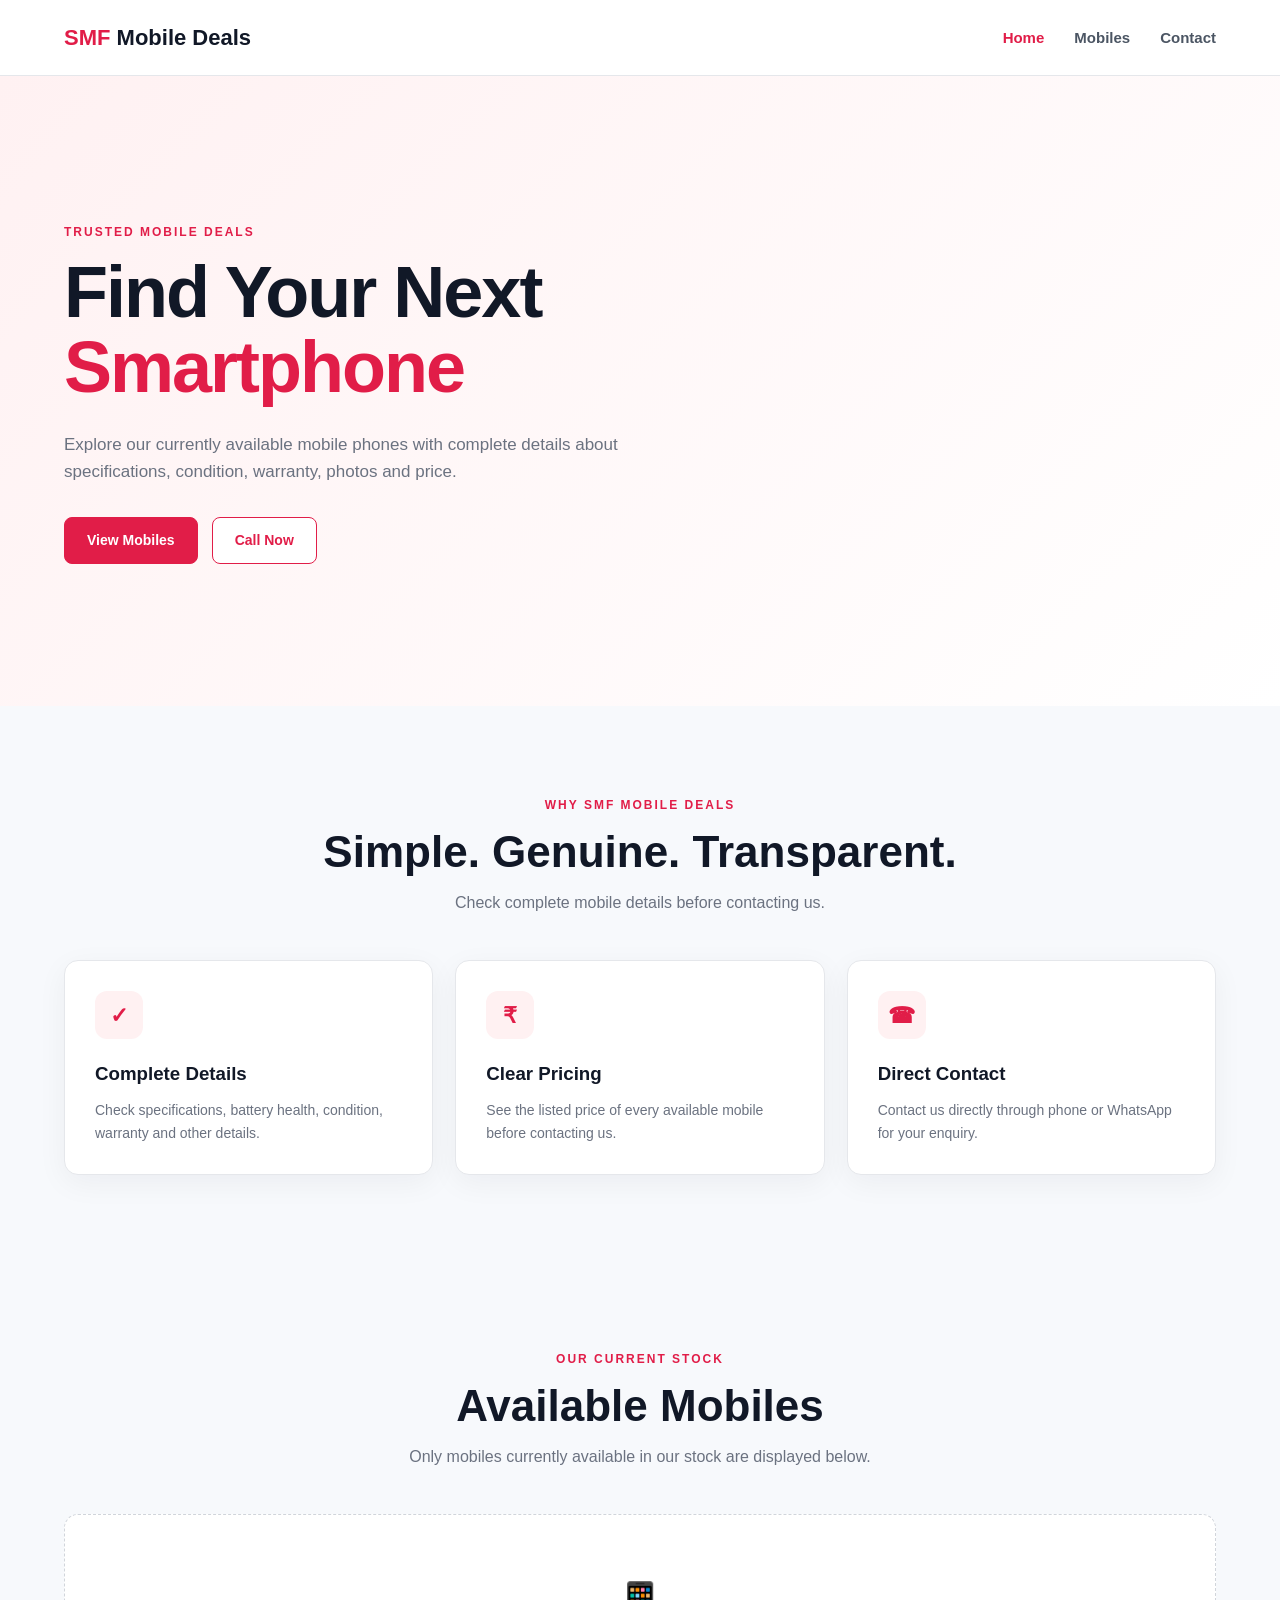
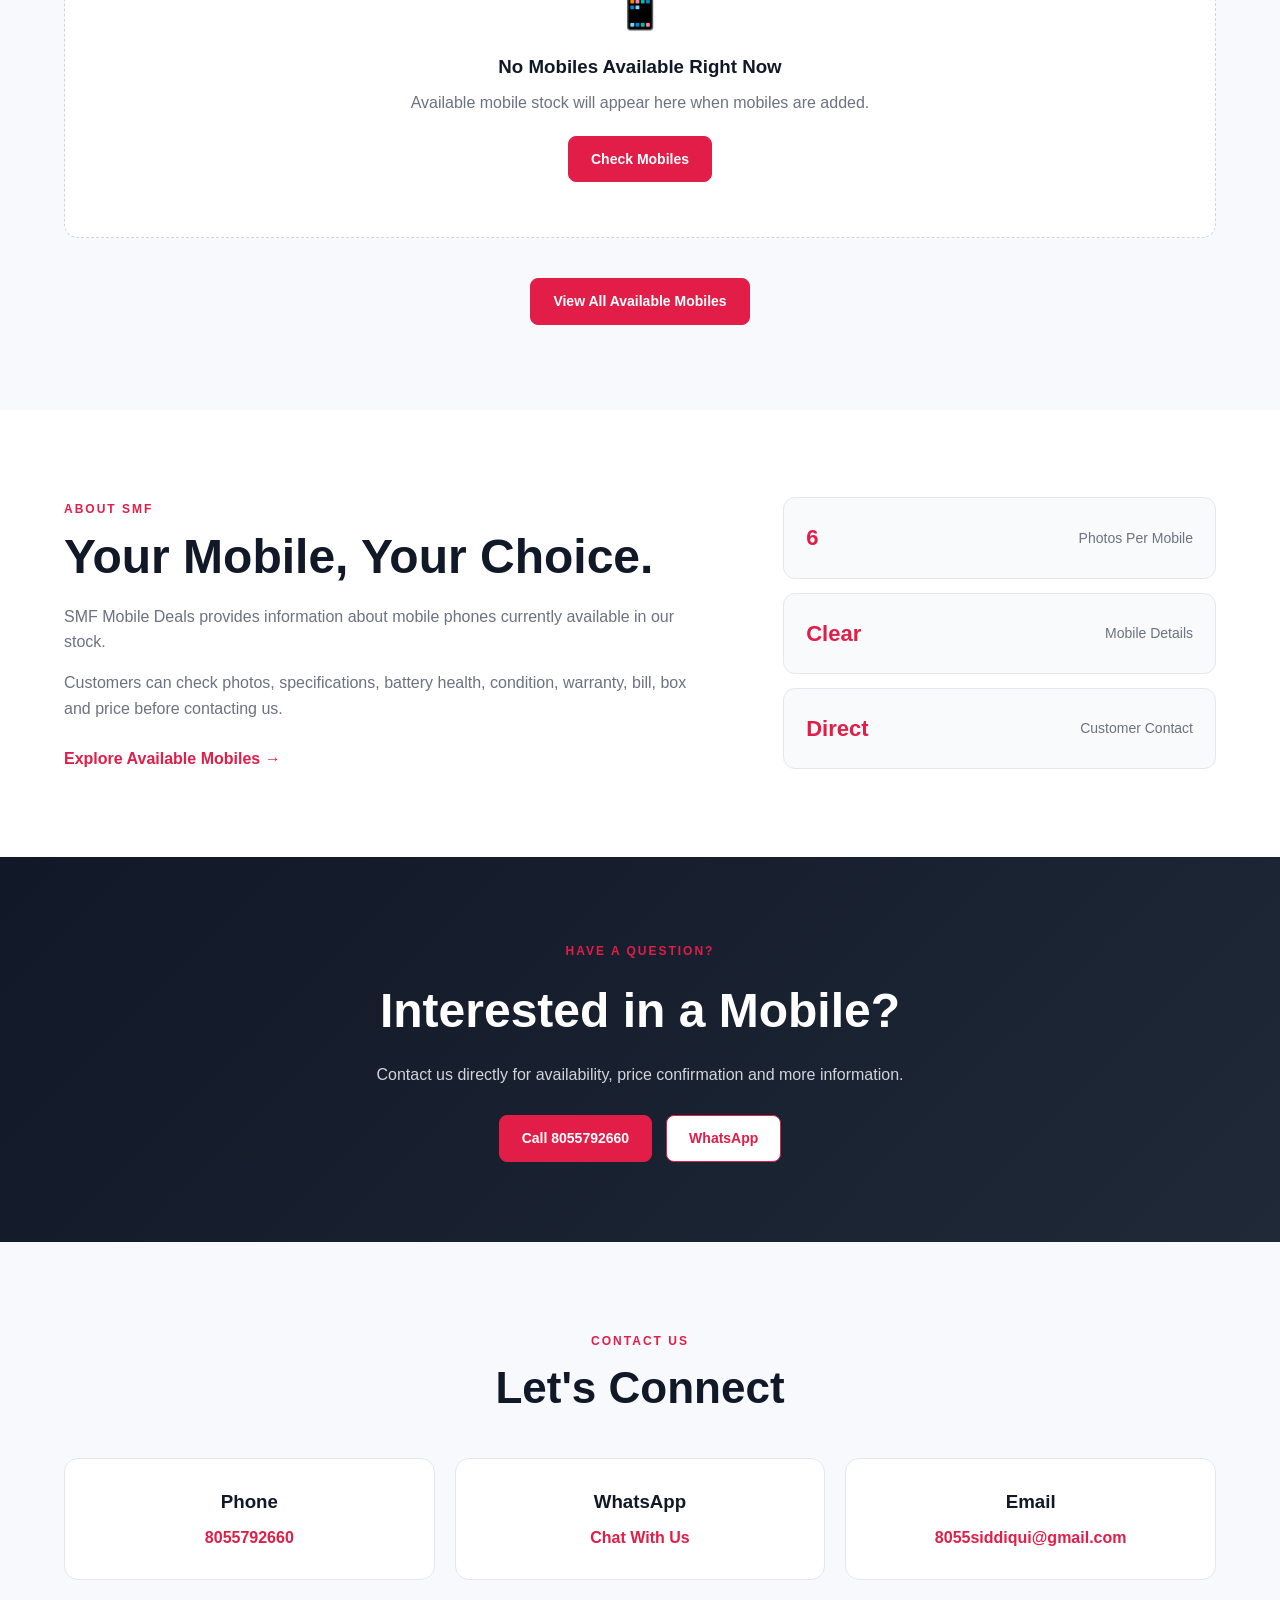
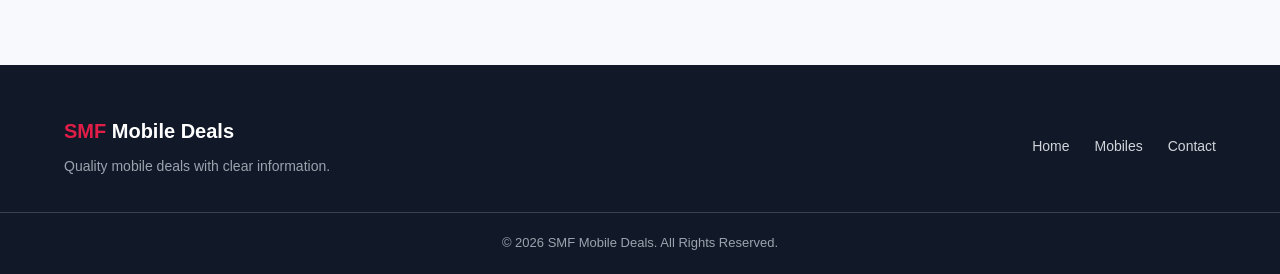
<file: index.html>
<!DOCTYPE html>
<html lang="en">
<head>
    <meta charset="UTF-8">
    <meta name="viewport" content="width=device-width, initial-scale=1.0">

    <title>SMF Mobile Deals | Quality Mobile Deals</title>

    <meta name="description"
        content="SMF Mobile Deals - View available mobile phones, specifications, condition, warranty, photos and prices.">

    <link rel="stylesheet" href="style.css">
</head>

<body>

<!-- ================= HEADER ================= -->

<header class="header">

    <div class="container nav-container">

        <a href="index.html" class="logo-text">
            <span>SMF</span> Mobile Deals
        </a>

        <nav class="navbar">

            <a href="index.html" class="active">
                Home
            </a>

            <a href="mobiles.html">
                Mobiles
            </a>

            <a href="contact.html">
                Contact
            </a>

        </nav>

    </div>

</header>


<!-- ================= HERO ================= -->

<section class="hero">

    <div class="container hero-container">

        <div class="hero-content">

            <span class="hero-tag">
                TRUSTED MOBILE DEALS
            </span>

            <h1>
                Find Your Next
                <span>Smartphone</span>
            </h1>

            <p>
                Explore our currently available mobile phones with
                complete details about specifications, condition,
                warranty, photos and price.
            </p>

            <div class="hero-buttons">

                <a href="mobiles.html" class="btn">
                    View Mobiles
                </a>

                <a href="tel:8055792660" class="btn btn-outline">
                    Call Now
                </a>

            </div>

        </div>

    </div>

</section>


<!-- ================= FEATURES ================= -->

<section class="features-section">

    <div class="container">

        <div class="section-heading">

            <span>WHY SMF MOBILE DEALS</span>

            <h2>
                Simple. Genuine. Transparent.
            </h2>

            <p>
                Check complete mobile details before contacting us.
            </p>

        </div>


        <div class="features-grid">

            <div class="feature-card">

                <div class="feature-icon">
                    ✓
                </div>

                <h3>
                    Complete Details
                </h3>

                <p>
                    Check specifications, battery health,
                    condition, warranty and other details.
                </p>

            </div>


            <div class="feature-card">

                <div class="feature-icon">
                    ₹
                </div>

                <h3>
                    Clear Pricing
                </h3>

                <p>
                    See the listed price of every available
                    mobile before contacting us.
                </p>

            </div>


            <div class="feature-card">

                <div class="feature-icon">
                    ☎
                </div>

                <h3>
                    Direct Contact
                </h3>

                <p>
                    Contact us directly through phone or
                    WhatsApp for your enquiry.
                </p>

            </div>

        </div>

    </div>

</section>


<!-- ================= AVAILABLE MOBILES ================= -->

<section class="mobiles-section">

    <div class="container">

        <div class="section-heading">

            <span>OUR CURRENT STOCK</span>

            <h2>
                Available Mobiles
            </h2>

            <p>
                Only mobiles currently available in our stock
                are displayed below.
            </p>

        </div>


        <div id="mobileList" class="mobile-grid"></div>


        <div class="view-all-wrapper">

            <a href="mobiles.html" class="btn">
                View All Available Mobiles
            </a>

        </div>

    </div>

</section>


<!-- ================= ABOUT ================= -->

<section class="about-section">

    <div class="container about-container">

        <div class="about-content">

            <span>
                ABOUT SMF
            </span>

            <h2>
                Your Mobile,
                Your Choice.
            </h2>

            <p>
                SMF Mobile Deals provides information about
                mobile phones currently available in our stock.
            </p>

            <p>
                Customers can check photos, specifications,
                battery health, condition, warranty, bill,
                box and price before contacting us.
            </p>

            <a href="mobiles.html" class="text-link">
                Explore Available Mobiles →
            </a>

        </div>


        <div class="about-highlight">

            <div class="highlight-item">
                <strong>6</strong>
                <span>Photos Per Mobile</span>
            </div>

            <div class="highlight-item">
                <strong>Clear</strong>
                <span>Mobile Details</span>
            </div>

            <div class="highlight-item">
                <strong>Direct</strong>
                <span>Customer Contact</span>
            </div>

        </div>

    </div>

</section>


<!-- ================= CONTACT CTA ================= -->

<section class="contact-cta">

    <div class="container">

        <div class="cta-content">

            <span>
                HAVE A QUESTION?
            </span>

            <h2>
                Interested in a Mobile?
            </h2>

            <p>
                Contact us directly for availability,
                price confirmation and more information.
            </p>

            <div class="cta-buttons">

                <a href="tel:8055792660" class="btn">
                    Call 8055792660
                </a>

                <a
                    href="https://wa.me/918055792660"
                    target="_blank"
                    class="btn btn-outline">

                    WhatsApp

                </a>

            </div>

        </div>

    </div>

</section>


<!-- ================= CONTACT ================= -->

<section class="contact-section">

    <div class="container">

        <div class="section-heading">

            <span>
                CONTACT US
            </span>

            <h2>
                Let's Connect
            </h2>

        </div>


        <div class="contact-grid">

            <div class="contact-card">

                <h3>
                    Phone
                </h3>

                <a href="tel:8055792660">
                    8055792660
                </a>

            </div>


            <div class="contact-card">

                <h3>
                    WhatsApp
                </h3>

                <a
                    href="https://wa.me/918055792660"
                    target="_blank">

                    Chat With Us

                </a>

            </div>


            <div class="contact-card">

                <h3>
                    Email
                </h3>

                <a href="mailto:8055siddiqui@gmail.com">

                    8055siddiqui@gmail.com

                </a>

            </div>

        </div>

    </div>

</section>


<!-- ================= FOOTER ================= -->

<footer class="footer">

    <div class="container footer-container">

        <div>

            <a href="index.html" class="footer-logo">
                <span>SMF</span> Mobile Deals
            </a>

            <p>
                Quality mobile deals with clear information.
            </p>

        </div>


        <div class="footer-links">

            <a href="index.html">
                Home
            </a>

            <a href="mobiles.html">
                Mobiles
            </a>

            <a href="contact.html">
                Contact
            </a>

        </div>

    </div>


    <div class="footer-bottom">

        <p>
            © <span id="year"></span>
            SMF Mobile Deals.
            All Rights Reserved.
        </p>

    </div>

</footer>


<!-- ================= JAVASCRIPT ================= -->

<script>

let mobiles = [];


/* ================= LOAD DATA ================= */

function loadMobiles() {

    try {

        mobiles =
            JSON.parse(
                localStorage.getItem("smfMobiles")
            ) || [];

    } catch (error) {

        mobiles = [];

    }

    displayMobiles();

}


/* ================= GET ALL IMAGES ================= */

function getMobileImages(mobile) {

    let images = [];

    if (
        Array.isArray(mobile.images)
    ) {

        images = mobile.images.filter(
            image => image && image.trim() !== ""
        );

    }


    /*
     * Compatibility with old one-photo mobiles
     */

    if (
        images.length === 0 &&
        mobile.image
    ) {

        images.push(mobile.image);

    }


    return images;

}


/* ================= DISPLAY MOBILES ================= */

function displayMobiles() {

    const mobileList =
        document.getElementById("mobileList");

    mobileList.innerHTML = "";


    if (mobiles.length === 0) {

        mobileList.innerHTML = `

            <div class="empty-stock">

                <div class="empty-icon">
                    📱
                </div>

                <h3>
                    No Mobiles Available Right Now
                </h3>

                <p>
                    Available mobile stock will appear
                    here when mobiles are added.
                </p>

                <a href="mobiles.html" class="btn">
                    Check Mobiles
                </a>

            </div>

        `;

        return;

    }


    mobiles.slice(0, 6).forEach(
        function(mobile) {

            const card =
                document.createElement("div");

            card.className =
                "mobile-card";


            const images =
                getMobileImages(mobile);


            const mobileName =
                `${mobile.brand || ""} ${
                    mobile.model || ""
                }`.trim();


            /*
             * CREATE SIX-PHOTO GALLERY
             */

            let galleryHTML = "";


            if (images.length > 0) {

                galleryHTML = `

                    <div class="mobile-gallery">

                        ${images.map(
                            function(image, imageIndex) {

                                return `

                                    <img
                                        src="${image}"
                                        alt="${mobileName} Photo ${
                                            imageIndex + 1
                                        }"
                                        class="gallery-image"
                                        loading="lazy"
                                    >

                                `;

                            }
                        ).join("")}

                    </div>

                `;

            } else {

                galleryHTML = `

                    <div class="no-image">
                        <span>📱</span>
                        <p>No Image</p>
                    </div>

                `;

            }


            card.innerHTML = `

                <div class="mobile-image-wrapper">

                    ${galleryHTML}

                    <span class="stock-badge">
                        AVAILABLE
                    </span>

                </div>


                <div class="mobile-info">

                    <h3>
                        ${mobileName || "Mobile Phone"}
                    </h3>


                    ${
                        mobile.price

                        ?

                        `<div class="mobile-price">
                            ₹${mobile.price}
                        </div>`

                        : ""

                    }


                    <div class="mobile-specs">

                        ${
                            mobile.ram

                            ?

                            `<div>
                                <strong>RAM</strong>
                                <span>
                                    ${mobile.ram}
                                </span>
                            </div>`

                            : ""
                        }


                        ${
                            mobile.storage

                            ?

                            `<div>
                                <strong>Storage</strong>
                                <span>
                                    ${mobile.storage}
                                </span>
                            </div>`

                            : ""
                        }


                        ${
                            mobile.display

                            ?

                            `<div>
                                <strong>Display</strong>
                                <span>
                                    ${mobile.display}
                                </span>
                            </div>`

                            : ""
                        }


                        ${
                            mobile.camera

                            ?

                            `<div>
                                <strong>Camera</strong>
                                <span>
                                    ${mobile.camera}
                                </span>
                            </div>`

                            : ""
                        }

                    </div>


                    <div class="mobile-details">

                        ${
                            mobile.battery

                            ?

                            `<p>
                                <strong>Battery:</strong>
                                ${mobile.battery}
                            </p>`

                            : ""
                        }


                        ${
                            mobile.condition

                            ?

                            `<p>
                                <strong>Condition:</strong>
                                ${mobile.condition}
                            </p>`

                            : ""
                        }


                        ${
                            mobile.warranty

                            ?

                            `<p>
                                <strong>Warranty:</strong>
                                ${mobile.warranty}
                            </p>`

                            : ""
                        }


                        ${
                            mobile.age

                            ?

                            `<p>
                                <strong>Age:</strong>
                                ${mobile.age}
                            </p>`

                            : ""
                        }


                        ${
                            mobile.bill

                            ?

                            `<p>
                                <strong>Bill:</strong>
                                ${mobile.bill}
                            </p>`

                            : ""
                        }


                        ${
                            mobile.box

                            ?

                            `<p>
                                <strong>Box:</strong>
                                ${mobile.box}
                            </p>`

                            : ""
                        }

                    </div>


                    ${
                        images.length > 0

                        ?

                        `<div class="photo-count">
                            📷 ${images.length}
                            ${images.length === 1
                                ? "Photo"
                                : "Photos"}
                        </div>`

                        : ""

                    }


                    <div class="mobile-actions">

                        <a
                            href="tel:8055792660"
                            class="btn">

                            Call

                        </a>


                        <a
                            href="https://wa.me/918055792660?text=${encodeURIComponent(
                                "Hello, I am interested in " +
                                mobileName
                            )}"
                            target="_blank"
                            class="btn whatsapp-btn">

                            WhatsApp

                        </a>

                    </div>

                </div>

            `;


            mobileList.appendChild(card);

        }
    );

}


/* ================= STORAGE UPDATE ================= */

window.addEventListener(
    "storage",
    function(event) {

        if (
            event.key === "smfMobiles"
        ) {

            loadMobiles();

        }

    }
);


/* ================= YEAR ================= */

document.getElementById("year").textContent =
    new Date().getFullYear();


/* ================= START ================= */

loadMobiles();

</script>

</body>
</html>
</file>
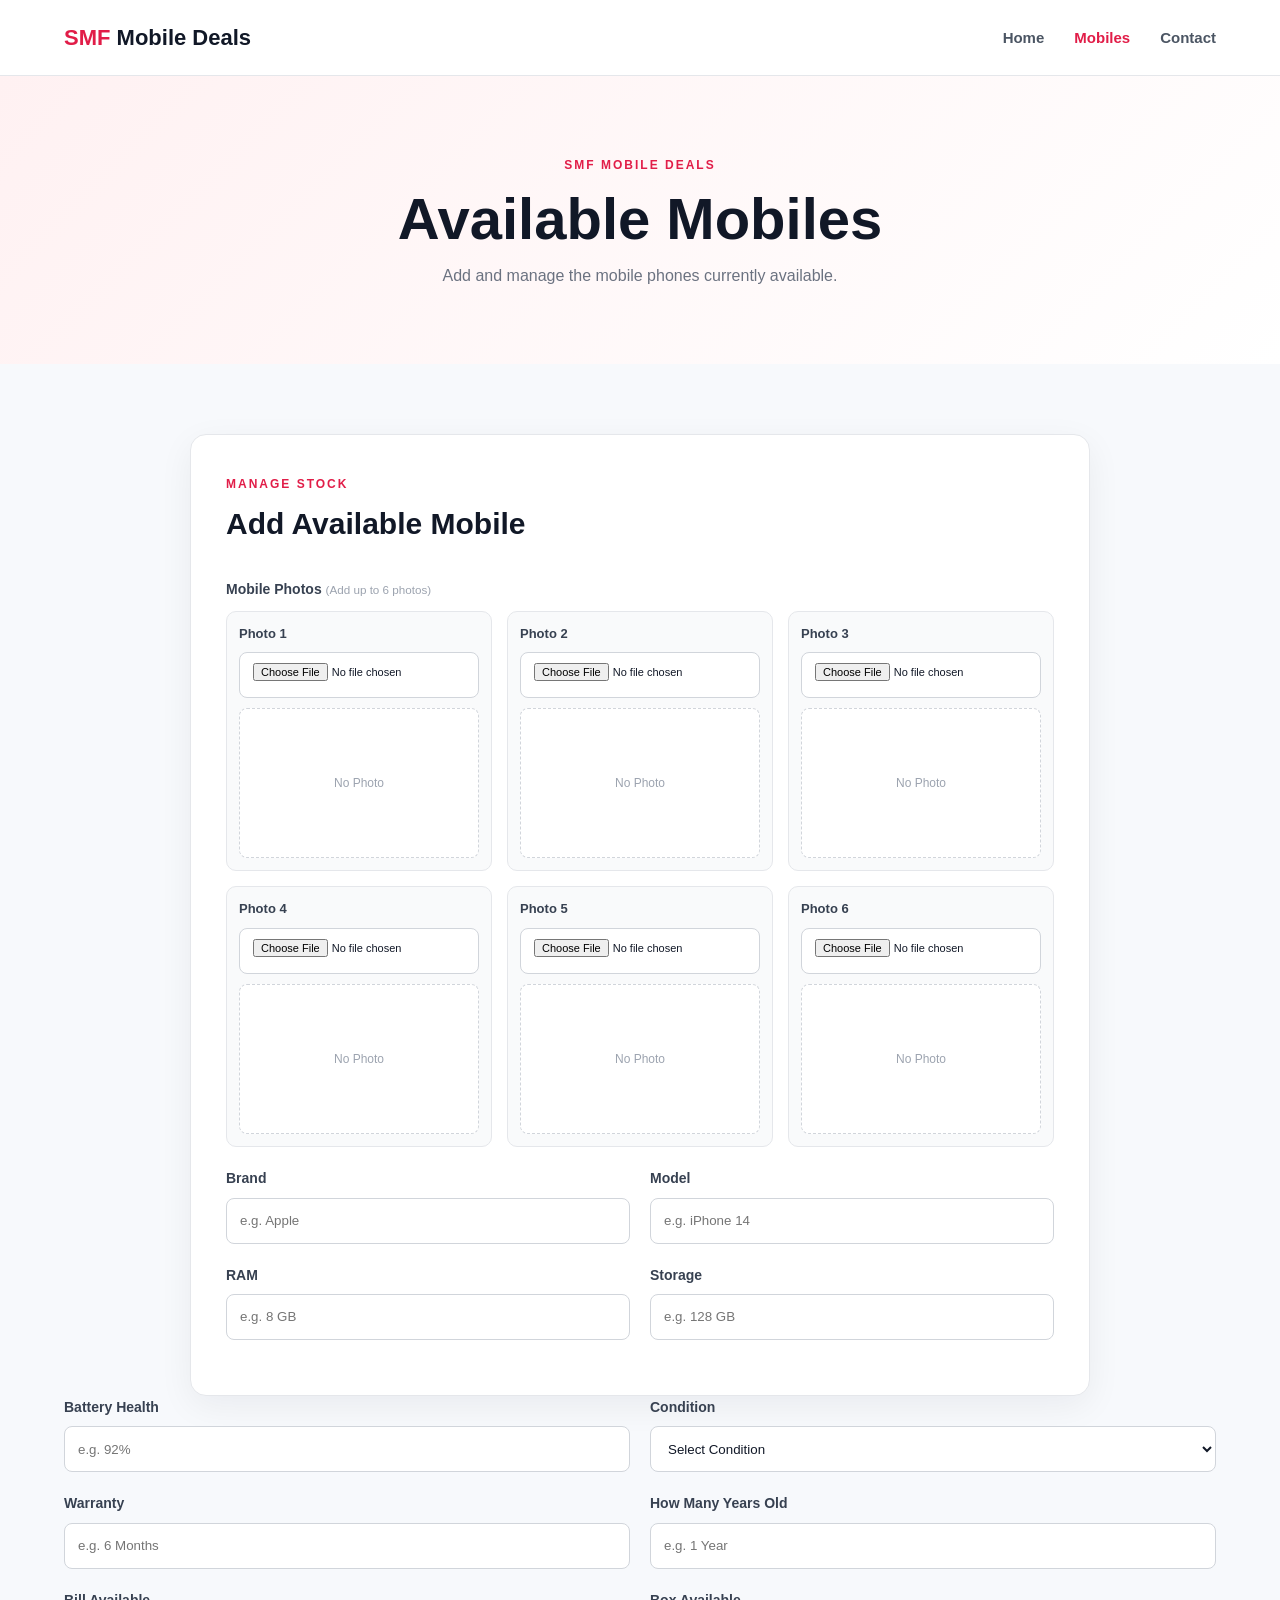
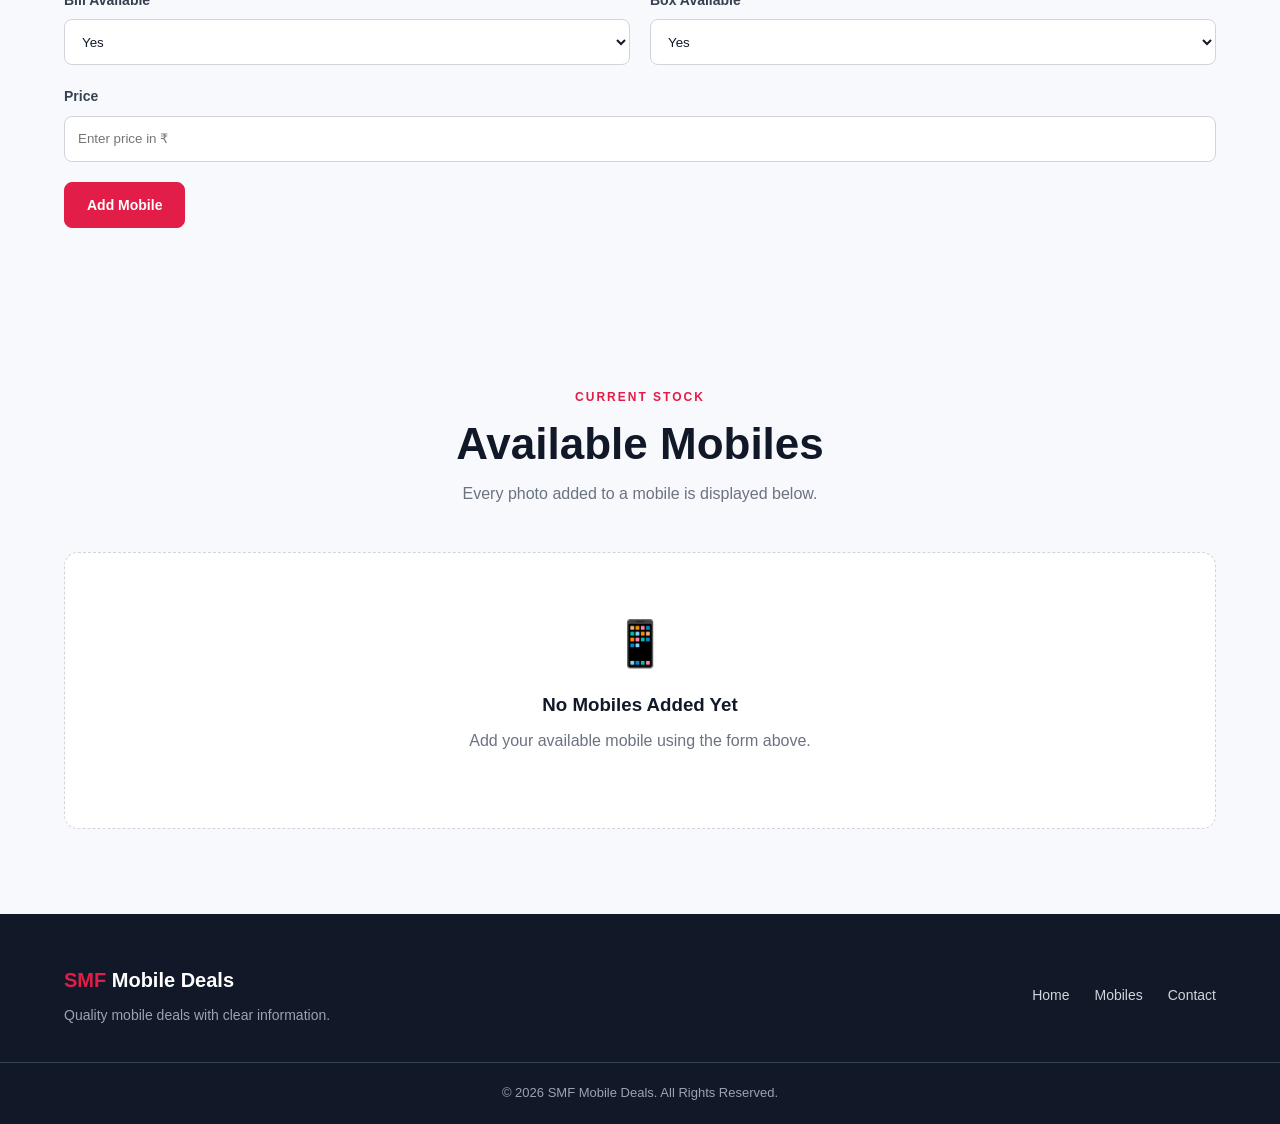
<file: mobiles.html>
<!DOCTYPE html>
<html lang="en">
<head>

    <meta charset="UTF-8">

    <meta
        name="viewport"
        content="width=device-width, initial-scale=1.0">

    <title>
        Available Mobiles | SMF Mobile Deals
    </title>

    <link rel="stylesheet" href="style.css">

</head>

<body>


<!-- ================= HEADER ================= -->

<header class="header">

    <div class="container nav-container">

        <a href="index.html" class="logo-text">
            <span>SMF</span> Mobile Deals
        </a>


        <nav class="navbar">

            <a href="index.html">
                Home
            </a>

            <a href="mobiles.html" class="active">
                Mobiles
            </a>

            <a href="contact.html">
                Contact
            </a>

        </nav>

    </div>

</header>


<!-- ================= PAGE HEADER ================= -->

<section class="page-header">

    <div class="container">

        <span>
            SMF MOBILE DEALS
        </span>

        <h1>
            Available Mobiles
        </h1>

        <p>
            Add and manage the mobile phones currently available.
        </p>

    </div>

</section>


<!-- ================= ADD MOBILE ================= -->

<section class="mobile-management">

    <div class="container">

        <div class="form-card">

            <div class="form-heading">

                <span>
                    MANAGE STOCK
                </span>

                <h2 id="formTitle">
                    Add Available Mobile
                </h2>

            </div>


            <form id="mobileForm">


                <input
                    type="hidden"
                    id="editIndex"
                    value="-1"
                >


                <!-- ================= SIX PHOTOS ================= -->

                <div class="form-group">

                    <label>
                        Mobile Photos
                        <small>
                            (Add up to 6 photos)
                        </small>
                    </label>


                    <div class="photo-upload-grid">


                        <!-- PHOTO 1 -->

                        <div class="photo-input">

                            <label for="image1">
                                Photo 1
                            </label>

                            <input
                                type="file"
                                id="image1"
                                accept="image/*"
                            >

                            <div
                                class="photo-preview"
                                id="preview1">

                                No Photo

                            </div>

                        </div>


                        <!-- PHOTO 2 -->

                        <div class="photo-input">

                            <label for="image2">
                                Photo 2
                            </label>

                            <input
                                type="file"
                                id="image2"
                                accept="image/*"
                            >

                            <div
                                class="photo-preview"
                                id="preview2">

                                No Photo

                            </div>

                        </div>


                        <!-- PHOTO 3 -->

                        <div class="photo-input">

                            <label for="image3">
                                Photo 3
                            </label>

                            <input
                                type="file"
                                id="image3"
                                accept="image/*"
                            >

                            <div
                                class="photo-preview"
                                id="preview3">

                                No Photo

                            </div>

                        </div>


                        <!-- PHOTO 4 -->

                        <div class="photo-input">

                            <label for="image4">
                                Photo 4
                            </label>

                            <input
                                type="file"
                                id="image4"
                                accept="image/*"
                            >

                            <div
                                class="photo-preview"
                                id="preview4">

                                No Photo

                            </div>

                        </div>


                        <!-- PHOTO 5 -->

                        <div class="photo-input">

                            <label for="image5">
                                Photo 5
                            </label>

                            <input
                                type="file"
                                id="image5"
                                accept="image/*"
                            >

                            <div
                                class="photo-preview"
                                id="preview5">

                                No Photo

                            </div>

                        </div>


                        <!-- PHOTO 6 -->

                        <div class="photo-input">

                            <label for="image6">
                                Photo 6
                            </label>

                            <input
                                type="file"
                                id="image6"
                                accept="image/*"
                            >

                            <div
                                class="photo-preview"
                                id="preview6">

                                No Photo

                            </div>

                        </div>

                    </div>

                </div>


                <!-- ================= BRAND / MODEL ================= -->

                <div class="form-row">

                    <div class="form-group">

                        <label for="brand">
                            Brand
                        </label>

                        <input
                            type="text"
                            id="brand"
                            placeholder="e.g. Apple"
                            required
                        >

                    </div>


                    <div class="form-group">

                        <label for="model">
                            Model
                        </label>

                        <input
                            type="text"
                            id="model"
                            placeholder="e.g. iPhone 14"
                            required
                        >

                    </div>

                </div>


                <!-- ================= RAM / STORAGE ================= -->

                <div class="form-row">

                    <div class="form-group">

                        <label for="ram">
                            RAM
                        </label>

                        <input
                            type="text"
                            id="ram"
                            placeholder="e.g. 8 GB"
                        >

                    </div>


                    <div class="form-group">

                        <label for="storage">
                            Storage
                        </label>

                        <input
                            type="text"
                            id="storage"
                            placeholder="e.g. 128 GB"
                        >

                    </div>

                </div>


                <!-- ================= DISPLAY / CAMERA ================= -->



                </div>


                <!-- ================= BATTERY / CONDITION ================= -->

                <div class="form-row">

                    <div class="form-group">

                        <label for="battery">
                            Battery Health
                        </label>

                        <input
                            type="text"
                            id="battery"
                            placeholder="e.g. 92%"
                        >

                    </div>


                    <div class="form-group">

                        <label for="condition">
                            Condition
                        </label>

                        <select id="condition">

                            <option value="">
                                Select Condition
                            </option>

                            <option value="Brand New">
                                Brand New
                            </option>

                            <option value="Like New">
                                Like New
                            </option>

                            <option value="Excellent">
                                Excellent
                            </option>

                            <option value="Good">
                                Good
                            </option>

                            <option value="Fair">
                                Fair
                            </option>

                        </select>

                    </div>

                </div>


                <!-- ================= WARRANTY / AGE ================= -->

                <div class="form-row">

                    <div class="form-group">

                        <label for="warranty">
                            Warranty
                        </label>

                        <input
                            type="text"
                            id="warranty"
                            placeholder="e.g. 6 Months"
                        >

                    </div>


                    <div class="form-group">

                        <label for="age">
                            How Many Years Old
                        </label>

                        <input
                            type="text"
                            id="age"
                            placeholder="e.g. 1 Year"
                        >

                    </div>

                </div>


                <!-- ================= BILL / BOX ================= -->

                <div class="form-row">

                    <div class="form-group">

                        <label for="bill">
                            Bill Available
                        </label>

                        <select id="bill">

                            <option value="Yes">
                                Yes
                            </option>

                            <option value="No">
                                No
                            </option>

                        </select>

                    </div>


                    <div class="form-group">

                        <label for="box">
                            Box Available
                        </label>

                        <select id="box">

                            <option value="Yes">
                                Yes
                            </option>

                            <option value="No">
                                No
                            </option>

                        </select>

                    </div>

                </div>


                <!-- ================= PRICE ================= -->

                <div class="form-group">

                    <label for="price">
                        Price
                    </label>

                    <input
                        type="number"
                        id="price"
                        placeholder="Enter price in ₹"
                    >

                </div>


                <!-- ================= BUTTONS ================= -->

                <div class="form-buttons">

                    <button
                        type="submit"
                        class="btn"
                        id="submitButton">

                        Add Mobile

                    </button>


                    <button
                        type="button"
                        class="btn btn-outline"
                        id="cancelButton"
                        style="display:none;">

                        Cancel

                    </button>

                </div>

            </form>

        </div>

    </div>

</section>


<!-- ================= CURRENT STOCK ================= -->

<section class="mobiles-section">

    <div class="container">

        <div class="section-heading">

            <span>
                CURRENT STOCK
            </span>

            <h2>
                Available Mobiles
            </h2>

            <p>
                Every photo added to a mobile is displayed below.
            </p>

        </div>


        <div
            id="mobileList"
            class="mobile-grid">

        </div>

    </div>

</section>


<!-- ================= FOOTER ================= -->

<footer class="footer">

    <div class="container footer-container">

        <div>

            <a
                href="index.html"
                class="footer-logo">

                <span>SMF</span> Mobile Deals

            </a>

            <p>
                Quality mobile deals with clear information.
            </p>

        </div>


        <div class="footer-links">

            <a href="index.html">
                Home
            </a>

            <a href="mobiles.html">
                Mobiles
            </a>

            <a href="contact.html">
                Contact
            </a>

        </div>

    </div>


    <div class="footer-bottom">

        <p>
            © <span id="year"></span>
            SMF Mobile Deals.
            All Rights Reserved.
        </p>

    </div>

</footer>


<!-- ================= JAVASCRIPT ================= -->

<script>

let mobiles = [];

let imageData = [
    "",
    "",
    "",
    "",
    "",
    ""
];


/* ================= LOAD DATA ================= */

function loadData() {

    try {

        mobiles =
            JSON.parse(
                localStorage.getItem("smfMobiles")
            ) || [];

    } catch (error) {

        mobiles = [];

    }

}


/* ================= IMAGE UPLOAD ================= */

for (
    let i = 1;
    i <= 6;
    i++
) {

    const input =
        document.getElementById(
            "image" + i
        );

    const preview =
        document.getElementById(
            "preview" + i
        );


    input.addEventListener(
        "change",
        function() {

            const file =
                this.files[0];


            if (!file) {
                return;
            }


            /*
             * Limit image size to 3 MB
             */

            if (
                file.size >
                3 * 1024 * 1024
            ) {

                alert(
                    "Photo " +
                    i +
                    " is larger than 3 MB. Please choose a smaller photo."
                );

                this.value = "";

                return;

            }


            const reader =
                new FileReader();


            reader.onload =
                function(event) {

                    imageData[i - 1] =
                        event.target.result;


                    preview.innerHTML = `

                        <img
                            src="${event.target.result}"
                            alt="Photo ${i}"
                        >

                    `;

                };


            reader.readAsDataURL(file);

        }
    );

}


/* ================= FORM SUBMIT ================= */

document
    .getElementById("mobileForm")
    .addEventListener(
        "submit",
        function(event) {

            event.preventDefault();


            const editIndex =
                parseInt(
                    document.getElementById(
                        "editIndex"
                    ).value
                );


            const mobile = {

                /*
                 * ALL SIX PHOTOS
                 */

                images:
                    imageData.filter(
                        image =>
                            image &&
                            image.trim() !== ""
                    ),


                /*
                 * Keep old field for compatibility
                 */

                image:
                    imageData[0] || "",


                brand:
                    document
                        .getElementById("brand")
                        .value
                        .trim(),


                model:
                    document
                        .getElementById("model")
                        .value
                        .trim(),


                ram:
                    document
                        .getElementById("ram")
                        .value
                        .trim(),


                storage:
                    document
                        .getElementById("storage")
                        .value
                        .trim(),


                display:
                    document
                        .getElementById("display")
                        .value
                        .trim(),


                camera:
                    document
                        .getElementById("camera")
                        .value
                        .trim(),


                battery:
                    document
                        .getElementById("battery")
                        .value
                        .trim(),


                condition:
                    document
                        .getElementById("condition")
                        .value,


                warranty:
                    document
                        .getElementById("warranty")
                        .value
                        .trim(),


                age:
                    document
                        .getElementById("age")
                        .value
                        .trim(),


                bill:
                    document
                        .getElementById("bill")
                        .value,


                box:
                    document
                        .getElementById("box")
                        .value,


                price:
                    document
                        .getElementById("price")
                        .value
                        .trim()

            };


            /* ================= EDIT ================= */

            if (
                editIndex >= 0 &&
                editIndex < mobiles.length
            ) {

                mobiles[editIndex] =
                    mobile;

            }


            /* ================= ADD ================= */

            else {

                mobiles.push(
                    mobile
                );

            }


            /* ================= SAVE ================= */

            localStorage.setItem(
                "smfMobiles",
                JSON.stringify(mobiles)
            );


            alert(
                editIndex >= 0
                    ? "Mobile updated successfully!"
                    : "Mobile added successfully!"
            );


            resetForm();

            displayMobiles();

        }
    );


/* ================= GET IMAGES ================= */

function getMobileImages(mobile) {

    let images = [];


    if (
        Array.isArray(mobile.images)
    ) {

        images =
            mobile.images.filter(
                image =>
                    image &&
                    image.trim() !== ""
            );

    }


    /*
     * Old one-image records
     */

    if (
        images.length === 0 &&
        mobile.image
    ) {

        images.push(
            mobile.image
        );

    }


    return images;

}


/* ================= DISPLAY ================= */

function displayMobiles() {

    const mobileList =
        document.getElementById(
            "mobileList"
        );


    mobileList.innerHTML = "";


    if (
        mobiles.length === 0
    ) {

        mobileList.innerHTML = `

            <div class="empty-stock">

                <div class="empty-icon">
                    📱
                </div>

                <h3>
                    No Mobiles Added Yet
                </h3>

                <p>
                    Add your available mobile
                    using the form above.
                </p>

            </div>

        `;

        return;

    }


    mobiles.forEach(
        function(mobile, index) {

            const card =
                document.createElement(
                    "div"
                );


            card.className =
                "mobile-card";


            const images =
                getMobileImages(
                    mobile
                );


            const mobileName =
                `${mobile.brand || ""} ${
                    mobile.model || ""
                }`.trim();


            /*
             * SHOW ALL PHOTOS
             */

            let galleryHTML = "";


            if (
                images.length > 0
            ) {

                galleryHTML = `

                    <div class="mobile-gallery">

                        ${images.map(
                            function(image, imageIndex) {

                                return `

                                    <img
                                        src="${image}"
                                        alt="${mobileName} Photo ${
                                            imageIndex + 1
                                        }"
                                        class="gallery-image"
                                    >

                                `;

                            }
                        ).join("")}

                    </div>

                `;

            } else {

                galleryHTML = `

                    <div class="no-image">
                        <span>📱</span>
                        <p>No Image</p>
                    </div>

                `;

            }


            card.innerHTML = `

                <div class="mobile-image-wrapper">

                    ${galleryHTML}

                    <span class="stock-badge">
                        AVAILABLE
                    </span>

                </div>


                <div class="mobile-info">

                    <h3>
                        ${
                            mobileName ||
                            "Mobile Phone"
                        }
                    </h3>


                    ${
                        mobile.price

                        ?

                        `<div class="mobile-price">
                            ₹${mobile.price}
                        </div>`

                        : ""

                    }


                    <div class="mobile-specs">

                        ${
                            mobile.ram

                            ?

                            `<div>
                                <strong>RAM</strong>
                                <span>
                                    ${mobile.ram}
                                </span>
                            </div>`

                            : ""
                        }


                        ${
                            mobile.storage

                            ?

                            `<div>
                                <strong>Storage</strong>
                                <span>
                                    ${mobile.storage}
                                </span>
                            </div>`

                            : ""
                        }


                        ${
                            mobile.display

                            ?

                            `<div>
                                <strong>Display</strong>
                                <span>
                                    ${mobile.display}
                                </span>
                            </div>`

                            : ""
                        }


                        ${
                            mobile.camera

                            ?

                            `<div>
                                <strong>Camera</strong>
                                <span>
                                    ${mobile.camera}
                                </span>
                            </div>`

                            : ""
                        }

                    </div>


                    <div class="mobile-details">

                        ${
                            mobile.battery

                            ?

                            `<p>
                                <strong>Battery:</strong>
                                ${mobile.battery}
                            </p>`

                            : ""
                        }


                        ${
                            mobile.condition

                            ?

                            `<p>
                                <strong>Condition:</strong>
                                ${mobile.condition}
                            </p>`

                            : ""
                        }


                        ${
                            mobile.warranty

                            ?

                            `<p>
                                <strong>Warranty:</strong>
                                ${mobile.warranty}
                            </p>`

                            : ""
                        }


                        ${
                            mobile.age

                            ?

                            `<p>
                                <strong>Age:</strong>
                                ${mobile.age}
                            </p>`

                            : ""
                        }


                        ${
                            mobile.bill

                            ?

                            `<p>
                                <strong>Bill:</strong>
                                ${mobile.bill}
                            </p>`

                            : ""
                        }


                        ${
                            mobile.box

                            ?

                            `<p>
                                <strong>Box:</strong>
                                ${mobile.box}
                            </p>`

                            : ""
                        }

                    </div>


                    ${
                        images.length > 0

                        ?

                        `<div class="photo-count">
                            📷 ${images.length}
                            ${
                                images.length === 1
                                ? "Photo"
                                : "Photos"
                            }
                        </div>`

                        : ""

                    }


                    <div class="mobile-actions">

                        <button
                            type="button"
                            class="btn"
                            onclick="editMobile(${index})">

                            Edit

                        </button>


                        <button
                            type="button"
                            class="btn btn-outline"
                            onclick="deleteMobile(${index})">

                            Delete

                        </button>

                    </div>

                </div>

            `;


            mobileList.appendChild(
                card
            );

        }
    );

}


/* ================= EDIT ================= */

function editMobile(index) {

    const mobile =
        mobiles[index];


    if (!mobile) {
        return;
    }


    document.getElementById(
        "editIndex"
    ).value = index;


    document.getElementById(
        "brand"
    ).value =
        mobile.brand || "";


    document.getElementById(
        "model"
    ).value =
        mobile.model || "";


    document.getElementById(
        "ram"
    ).value =
        mobile.ram || "";


    document.getElementById(
        "storage"
    ).value =
        mobile.storage || "";


    document.getElementById(
        "display"
    ).value =
        mobile.display || "";


    document.getElementById(
        "camera"
    ).value =
        mobile.camera || "";


    document.getElementById(
        "battery"
    ).value =
        mobile.battery || "";


    document.getElementById(
        "condition"
    ).value =
        mobile.condition || "";


    document.getElementById(
        "warranty"
    ).value =
        mobile.warranty || "";


    document.getElementById(
        "age"
    ).value =
        mobile.age || "";


    document.getElementById(
        "bill"
    ).value =
        mobile.bill || "Yes";


    document.getElementById(
        "box"
    ).value =
        mobile.box || "Yes";


    document.getElementById(
        "price"
    ).value =
        mobile.price || "";


    /*
     * LOAD ALL SIX PHOTOS
     */

    if (
        Array.isArray(mobile.images)
    ) {

        imageData = [
            mobile.images[0] || "",
            mobile.images[1] || "",
            mobile.images[2] || "",
            mobile.images[3] || "",
            mobile.images[4] || "",
            mobile.images[5] || ""
        ];

    } else {

        imageData = [
            mobile.image || "",
            "",
            "",
            "",
            "",
            ""
        ];

    }


    /*
     * SHOW PHOTO PREVIEWS
     */

    for (
        let i = 1;
        i <= 6;
        i++
    ) {

        const preview =
            document.getElementById(
                "preview" + i
            );


        if (
            imageData[i - 1]
        ) {

            preview.innerHTML = `

                <img
                    src="${imageData[i - 1]}"
                    alt="Photo ${i}"
                >

            `;

        } else {

            preview.innerHTML =
                "No Photo";

        }

    }


    document.getElementById(
        "formTitle"
    ).textContent =
        "Edit Mobile";


    document.getElementById(
        "submitButton"
    ).textContent =
        "Update Mobile";


    document.getElementById(
        "cancelButton"
    ).style.display =
        "inline-block";


    window.scrollTo({
        top: 0,
        behavior: "smooth"
    });

}


/* ================= DELETE ================= */

function deleteMobile(index) {

    const mobile =
        mobiles[index];


    if (!mobile) {
        return;
    }


    const name =
        `${mobile.brand || ""} ${
            mobile.model || ""
        }`.trim();


    if (
        !confirm(
            `Are you sure you want to delete ${
                name || "this mobile"
            }?`
        )
    ) {

        return;

    }


    mobiles.splice(
        index,
        1
    );


    localStorage.setItem(
        "smfMobiles",
        JSON.stringify(mobiles)
    );


    displayMobiles();

}


/* ================= CANCEL ================= */

document
    .getElementById("cancelButton")
    .addEventListener(
        "click",
        function() {

            resetForm();

        }
    );


/* ================= RESET ================= */

function resetForm() {

    document
        .getElementById("mobileForm")
        .reset();


    document.getElementById(
        "editIndex"
    ).value = "-1";


    document.getElementById(
        "formTitle"
    ).textContent =
        "Add Available Mobile";


    document.getElementById(
        "submitButton"
    ).textContent =
        "Add Mobile";


    document.getElementById(
        "cancelButton"
    ).style.display =
        "none";


    imageData = [
        "",
        "",
        "",
        "",
        "",
        ""
    ];


    for (
        let i = 1;
        i <= 6;
        i++
    ) {

        document.getElementById(
            "preview" + i
        ).innerHTML =
            "No Photo";

    }

}


/* ================= YEAR ================= */

document.getElementById(
    "year"
).textContent =
    new Date().getFullYear();


/* ================= START ================= */

loadData();

displayMobiles();

</script>

</body>
</html>
</file>
<file: style.css>
/* =====================================================
   SMF MOBILE DEALS
   MAIN STYLESHEET
===================================================== */


/* ================= RESET ================= */

* {
    margin: 0;
    padding: 0;
    box-sizing: border-box;
}


html {
    scroll-behavior: smooth;
}


body {
    font-family:
        Arial,
        Helvetica,
        sans-serif;

    background: #f7f9fc;

    color: #111827;

    line-height: 1.6;
}


img {
    max-width: 100%;
    display: block;
}


a {
    text-decoration: none;
    color: inherit;
}


button,
input,
select {
    font-family: inherit;
}


/* ================= CONTAINER ================= */

.container {
    width: 90%;
    max-width: 1200px;
    margin: auto;
}


/* ================= HEADER ================= */

.header {
    background: #ffffff;

    border-bottom:
        1px solid #e5e7eb;

    position: sticky;

    top: 0;

    z-index: 1000;
}


.nav-container {
    min-height: 75px;

    display: flex;

    align-items: center;

    justify-content: space-between;

    gap: 25px;
}


.logo-text {
    font-size: 22px;

    font-weight: 800;

    color: #111827;
}


.logo-text span {
    color: #e11d48;
}


.navbar {
    display: flex;

    align-items: center;

    gap: 30px;
}


.navbar a {
    font-size: 15px;

    font-weight: 600;

    color: #4b5563;

    transition: 0.3s;
}


.navbar a:hover,
.navbar a.active {
    color: #e11d48;
}


/* ================= HERO ================= */

.hero {
    background:
        linear-gradient(
            135deg,
            #fff1f2,
            #ffffff
        );

    padding:
        100px 0;
}


.hero-container {
    display: flex;

    align-items: center;

    min-height: 430px;
}


.hero-content {
    max-width: 700px;
}


.hero-tag,
.section-heading > span,
.about-content > span,
.cta-content > span,
.page-header > div > span {
    display: inline-block;

    font-size: 12px;

    font-weight: 800;

    letter-spacing: 2px;

    color: #e11d48;

    margin-bottom: 12px;
}


.hero h1 {
    font-size:
        clamp(42px, 7vw, 72px);

    line-height: 1.05;

    letter-spacing: -2px;

    margin-bottom: 25px;

    color: #111827;
}


.hero h1 span {
    color: #e11d48;
}


.hero p {
    max-width: 620px;

    color: #6b7280;

    font-size: 17px;

    margin-bottom: 32px;
}


.hero-buttons,
.cta-buttons {
    display: flex;

    gap: 14px;

    flex-wrap: wrap;
}


/* ================= BUTTON ================= */

.btn {
    display: inline-flex;

    align-items: center;

    justify-content: center;

    min-height: 46px;

    padding:
        11px 22px;

    border: 1px solid #e11d48;

    border-radius: 8px;

    background: #e11d48;

    color: #ffffff;

    font-size: 14px;

    font-weight: 700;

    cursor: pointer;

    transition:
        transform 0.2s,
        background 0.2s;
}


.btn:hover {
    background: #be123c;

    border-color: #be123c;

    transform: translateY(-2px);
}


.btn-outline {
    background: #ffffff;

    color: #e11d48;
}


.btn-outline:hover {
    color: #ffffff;

    background: #e11d48;
}


/* ================= SECTIONS ================= */

.features-section,
.mobiles-section,
.about-section,
.contact-section {
    padding: 85px 0;
}


.section-heading {
    text-align: center;

    max-width: 700px;

    margin:
        0 auto 45px;
}


.section-heading h2 {
    font-size:
        clamp(30px, 5vw, 44px);

    line-height: 1.15;

    margin-bottom: 12px;
}


.section-heading p {
    color: #6b7280;
}


/* ================= FEATURES ================= */

.features-grid {
    display: grid;

    grid-template-columns:
        repeat(3, 1fr);

    gap: 22px;
}


.feature-card {
    background: #ffffff;

    border:
        1px solid #e5e7eb;

    border-radius: 14px;

    padding: 30px;

    box-shadow:
        0 8px 30px
        rgba(15, 23, 42, 0.05);
}


.feature-icon {
    width: 48px;

    height: 48px;

    display: flex;

    align-items: center;

    justify-content: center;

    border-radius: 12px;

    background: #fff1f2;

    color: #e11d48;

    font-size: 22px;

    font-weight: 800;

    margin-bottom: 20px;
}


.feature-card h3 {
    margin-bottom: 10px;
}


.feature-card p {
    color: #6b7280;

    font-size: 14px;
}


/* =====================================================
   MOBILE GRID
===================================================== */

.mobile-grid {
    display: grid;

    grid-template-columns:
        repeat(3, 1fr);

    gap: 25px;
}


/* ================= MOBILE CARD ================= */

.mobile-card {
    background: #ffffff;

    border:
        1px solid #e5e7eb;

    border-radius: 16px;

    overflow: hidden;

    box-shadow:
        0 8px 30px
        rgba(15, 23, 42, 0.06);

    transition:
        transform 0.25s,
        box-shadow 0.25s;
}


.mobile-card:hover {
    transform:
        translateY(-5px);

    box-shadow:
        0 15px 40px
        rgba(15, 23, 42, 0.1);
}


/* =====================================================
   SIX PHOTO GALLERY
===================================================== */

.mobile-image-wrapper {
    position: relative;

    background: #f3f4f6;
}


/*
   CSS Grid automatically displays:
   1 photo
   2 photos
   3 photos
   4 photos
   5 photos
   6 photos
*/

.mobile-gallery {
    display: grid;

    grid-template-columns:
        repeat(2, 1fr);

    gap: 3px;

    background: #e5e7eb;
}


/* Individual gallery images */

.gallery-image {
    width: 100%;

    height: 170px;

    object-fit: cover;

    background: #f3f4f6;

    transition:
        transform 0.25s;

    cursor: pointer;
}


.gallery-image:hover {
    transform: scale(1.03);
}


/*
   If only one photo exists,
   make it larger.
*/

.mobile-gallery:has(
    .gallery-image:only-child
) {
    grid-template-columns: 1fr;
}


.mobile-gallery:has(
    .gallery-image:only-child
)
.gallery-image {
    height: 300px;
}


/*
   If three photos are present,
   the third one gets a full row.
*/

.mobile-gallery
.gallery-image:nth-child(3):last-child {
    grid-column:
        1 / -1;

    height: 210px;
}


/*
   If five photos are present,
   the fifth gets a full row.
*/

.mobile-gallery
.gallery-image:nth-child(5):last-child {
    grid-column:
        1 / -1;

    height: 210px;
}


/* ================= BADGE ================= */

.stock-badge {
    position: absolute;

    top: 12px;

    left: 12px;

    background: #16a34a;

    color: #ffffff;

    font-size: 11px;

    font-weight: 800;

    padding:
        5px 10px;

    border-radius: 50px;

    letter-spacing: 0.5px;
}


/* ================= NO IMAGE ================= */

.no-image {
    min-height: 300px;

    display: flex;

    flex-direction: column;

    align-items: center;

    justify-content: center;

    color: #9ca3af;

    background: #f3f4f6;
}


.no-image span {
    font-size: 40px;

    margin-bottom: 5px;
}


/* ================= MOBILE INFO ================= */

.mobile-info {
    padding: 22px;
}


.mobile-info h3 {
    font-size: 20px;

    line-height: 1.3;

    margin-bottom: 10px;
}


.mobile-price {
    color: #e11d48;

    font-size: 24px;

    font-weight: 800;

    margin-bottom: 18px;
}


/* ================= SPECS ================= */

.mobile-specs {
    display: grid;

    grid-template-columns:
        repeat(2, 1fr);

    gap: 8px;

    margin-bottom: 15px;
}


.mobile-specs div {
    padding: 9px;

    background: #f9fafb;

    border-radius: 7px;
}


.mobile-specs strong {
    display: block;

    font-size: 10px;

    text-transform: uppercase;

    color: #9ca3af;
}


.mobile-specs span {
    font-size: 13px;

    font-weight: 700;

    color: #374151;
}


/* ================= DETAILS ================= */

.mobile-details {
    border-top:
        1px solid #e5e7eb;

    padding-top: 12px;

    margin-top: 10px;
}


.mobile-details p {
    font-size: 13px;

    color: #6b7280;

    margin-bottom: 4px;
}


.mobile-details strong {
    color: #374151;
}


.photo-count {
    margin-top: 13px;

    color: #e11d48;

    font-size: 13px;

    font-weight: 700;
}


/* ================= ACTIONS ================= */

.mobile-actions {
    display: flex;

    gap: 9px;

    margin-top: 18px;
}


.mobile-actions .btn {
    flex: 1;

    min-height: 42px;

    padding:
        9px 10px;

    font-size: 12px;
}


.whatsapp-btn {
    background: #16a34a;

    border-color: #16a34a;
}


.whatsapp-btn:hover {
    background: #15803d;

    border-color: #15803d;
}


/* ================= EMPTY ================= */

.empty-stock {
    grid-column:
        1 / -1;

    text-align: center;

    background: #ffffff;

    border:
        1px dashed #d1d5db;

    border-radius: 14px;

    padding: 55px 25px;
}


.empty-icon {
    font-size: 45px;

    margin-bottom: 10px;
}


.empty-stock h3 {
    margin-bottom: 8px;
}


.empty-stock p {
    color: #6b7280;

    margin-bottom: 20px;
}


/* ================= VIEW ALL ================= */

.view-all-wrapper {
    text-align: center;

    margin-top: 40px;
}


/* ================= ABOUT ================= */

.about-section {
    background: #ffffff;
}


.about-container {
    display: grid;

    grid-template-columns:
        1.2fr 0.8fr;

    gap: 70px;

    align-items: center;
}


.about-content h2 {
    font-size:
        clamp(32px, 5vw, 48px);

    line-height: 1.1;

    margin-bottom: 20px;
}


.about-content p {
    color: #6b7280;

    margin-bottom: 15px;
}


.text-link {
    display: inline-block;

    margin-top: 10px;

    color: #e11d48;

    font-weight: 700;
}


.about-highlight {
    display: grid;

    gap: 14px;
}


.highlight-item {
    background: #f9fafb;

    border:
        1px solid #e5e7eb;

    border-radius: 12px;

    padding: 22px;

    display: flex;

    align-items: center;

    justify-content: space-between;
}


.highlight-item strong {
    color: #e11d48;

    font-size: 22px;
}


.highlight-item span {
    color: #6b7280;

    font-size: 14px;
}


/* ================= CTA ================= */

.contact-cta {
    padding: 80px 0;

    background:
        linear-gradient(
            135deg,
            #111827,
            #1f2937
        );

    color: #ffffff;

    text-align: center;
}


.cta-content {
    max-width: 700px;

    margin: auto;
}


.cta-content h2 {
    font-size:
        clamp(32px, 5vw, 48px);

    margin-bottom: 12px;
}


.cta-content p {
    color: #d1d5db;

    margin-bottom: 28px;
}


.cta-buttons {
    justify-content: center;
}


/* ================= CONTACT ================= */

.contact-grid {
    display: grid;

    grid-template-columns:
        repeat(3, 1fr);

    gap: 20px;
}


.contact-card {
    background: #ffffff;

    border:
        1px solid #e5e7eb;

    border-radius: 14px;

    padding: 28px;

    text-align: center;
}


.contact-card h3 {
    margin-bottom: 8px;
}


.contact-card a {
    color: #e11d48;

    font-weight: 600;

    word-break: break-word;
}


/* ================= PAGE HEADER ================= */

.page-header {
    padding: 75px 0;

    background:
        linear-gradient(
            135deg,
            #fff1f2,
            #ffffff
        );

    text-align: center;
}


.page-header h1 {
    font-size:
        clamp(38px, 6vw, 58px);

    line-height: 1.1;

    margin-bottom: 12px;
}


.page-header p {
    color: #6b7280;
}


/* ================= FORM ================= */

.mobile-management {
    padding: 70px 0;

    background: #f7f9fc;
}


.form-card {
    max-width: 900px;

    margin: auto;

    background: #ffffff;

    border:
        1px solid #e5e7eb;

    border-radius: 16px;

    padding: 35px;

    box-shadow:
        0 10px 35px
        rgba(15, 23, 42, 0.06);
}


.form-heading {
    margin-bottom: 30px;
}


.form-heading span {
    color: #e11d48;

    font-size: 12px;

    font-weight: 800;

    letter-spacing: 2px;
}


.form-heading h2 {
    font-size: 30px;

    margin-top: 5px;
}


.form-row {
    display: grid;

    grid-template-columns:
        repeat(2, 1fr);

    gap: 20px;
}


.form-group {
    margin-bottom: 20px;
}


.form-group > label {
    display: block;

    margin-bottom: 8px;

    font-size: 14px;

    font-weight: 700;

    color: #374151;
}


.form-group small {
    color: #9ca3af;

    font-weight: 400;
}


.form-group input,
.form-group select {
    width: 100%;

    min-height: 46px;

    padding:
        10px 13px;

    border:
        1px solid #d1d5db;

    border-radius: 8px;

    background: #ffffff;

    color: #111827;

    outline: none;

    transition: 0.2s;
}


.form-group input:focus,
.form-group select:focus {
    border-color: #e11d48;

    box-shadow:
        0 0 0 3px
        rgba(225, 29, 72, 0.08);
}


/* =====================================================
   SIX PHOTO UPLOAD GRID
===================================================== */

.photo-upload-grid {
    display: grid;

    grid-template-columns:
        repeat(3, 1fr);

    gap: 15px;

    margin-top: 10px;
}


.photo-input {
    border:
        1px solid #e5e7eb;

    border-radius: 10px;

    padding: 12px;

    background: #f9fafb;
}


.photo-input > label {
    display: block;

    font-size: 13px;

    font-weight: 700;

    margin-bottom: 8px;

    color: #374151;
}


.photo-input input {
    width: 100%;

    font-size: 11px;

    margin-bottom: 10px;
}


.photo-preview {
    height: 150px;

    border:
        1px dashed #d1d5db;

    border-radius: 8px;

    display: flex;

    align-items: center;

    justify-content: center;

    color: #9ca3af;

    background: #ffffff;

    overflow: hidden;

    font-size: 12px;

    text-align: center;
}


.photo-preview img {
    width: 100%;

    height: 100%;

    object-fit: cover;
}


/* ================= FORM BUTTONS ================= */

.form-buttons {
    display: flex;

    gap: 12px;

    margin-top: 10px;
}


/* ================= FOOTER ================= */

.footer {
    background: #111827;

    color: #ffffff;

    padding-top: 50px;
}


.footer-container {
    display: flex;

    justify-content: space-between;

    gap: 30px;

    padding-bottom: 35px;
}


.footer-logo {
    font-size: 20px;

    font-weight: 800;
}


.footer-logo span {
    color: #e11d48;
}


.footer-container p {
    color: #9ca3af;

    margin-top: 8px;

    font-size: 14px;
}


.footer-links {
    display: flex;

    gap: 25px;

    align-items: center;
}


.footer-links a {
    color: #d1d5db;

    font-size: 14px;
}


.footer-links a:hover {
    color: #ffffff;
}


.footer-bottom {
    border-top:
        1px solid #374151;

    text-align: center;

    padding: 20px;

    color: #9ca3af;

    font-size: 13px;
}


/* =====================================================
   RESPONSIVE
===================================================== */

@media (max-width: 900px) {

    .mobile-grid {
        grid-template-columns:
            repeat(2, 1fr);
    }


    .features-grid {
        grid-template-columns:
            repeat(2, 1fr);
    }


    .about-container {
        grid-template-columns: 1fr;

        gap: 40px;
    }


    .contact-grid {
        grid-template-columns:
            repeat(2, 1fr);
    }


    .photo-upload-grid {
        grid-template-columns:
            repeat(2, 1fr);
    }

}


@media (max-width: 650px) {

    .nav-container {
        flex-direction: column;

        padding:
            18px 0;
    }


    .navbar {
        gap: 18px;
    }


    .hero {
        padding: 65px 0;
    }


    .hero h1 {
        font-size: 43px;
    }


    .features-section,
    .mobiles-section,
    .about-section,
    .contact-section {
        padding: 60px 0;
    }


    .features-grid,
    .mobile-grid,
    .contact-grid {
        grid-template-columns: 1fr;
    }


    .form-row {
        grid-template-columns: 1fr;

        gap: 0;
    }


    .photo-upload-grid {
        grid-template-columns: 1fr 1fr;
    }


    .gallery-image {
        height: 135px;
    }


    .mobile-gallery:has(
        .gallery-image:only-child
    )
    .gallery-image {
        height: 260px;
    }


    .footer-container {
        flex-direction: column;
    }


    .footer-links {
        flex-wrap: wrap;
    }

}


@media (max-width: 420px) {

    .container {
        width: 92%;
    }


    .photo-upload-grid {
        grid-template-columns: 1fr;
    }


    .form-card {
        padding: 22px;
    }


    .mobile-info {
        padding: 18px;
    }


    .mobile-actions {
        flex-direction: column;
    }


    .hero-buttons,
    .cta-buttons {
        flex-direction: column;
    }


    .hero-buttons .btn,
    .cta-buttons .btn {
        width: 100%;
    }

}
</file>
